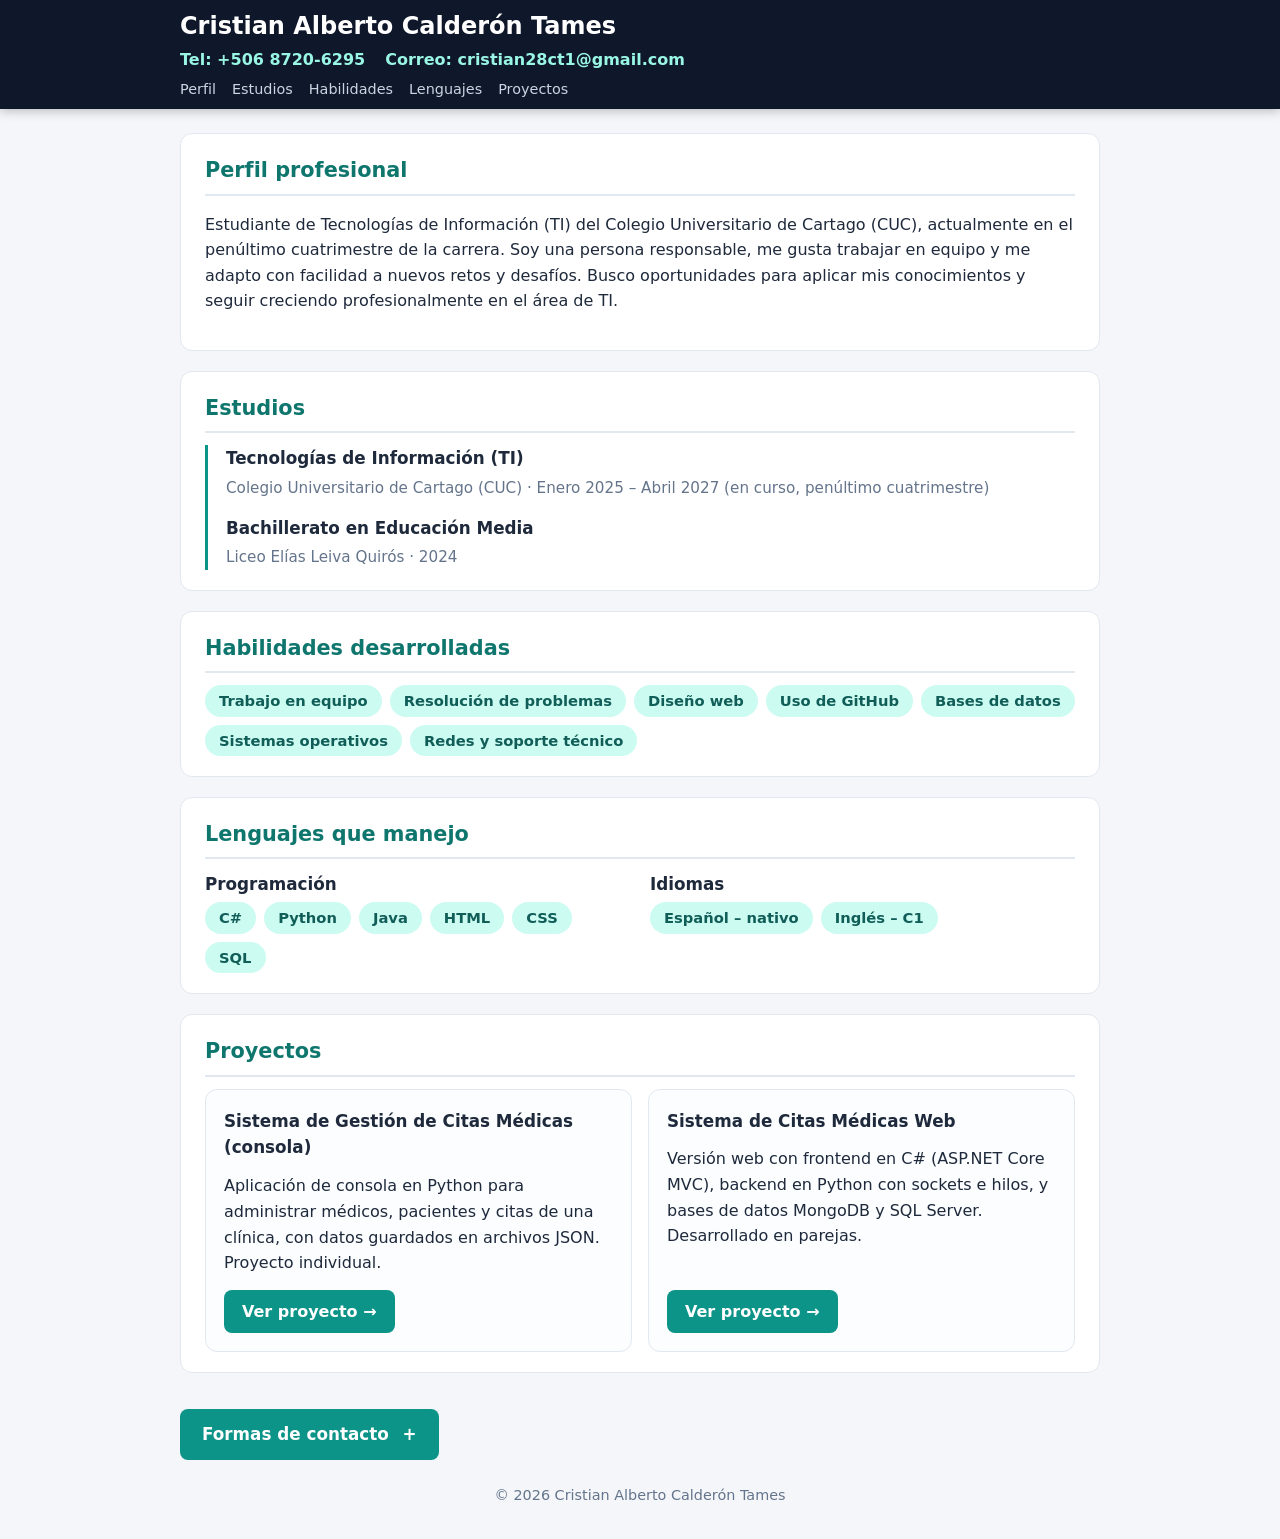
<file: index.html>
<!DOCTYPE html>
<html lang="es">
<head>
  <meta charset="UTF-8">
  <meta name="viewport" content="width=device-width, initial-scale=1.0">
  <title>CV | Cristian Alberto Calderón Tames</title>
  <meta name="description" content="Currículum profesional y proyectos de Cristian Alberto Calderón Tames, estudiante de Tecnologías de Información en el CUC">
  <link rel="stylesheet" href="css/estilos.css">
  <script src="js/contacto.js" defer></script>
</head>
<body>

  <!-- Datos siempre visibles: el encabezado es fi -->
  <header class="encabezado">
    <div class="encabezado__contenido">
      <h1 class="nombre">Cristian Alberto Calderón Tames</h1>
      <ul class="datos-fijos">
        <li><a href="tel:+50687206295">Tel: +506 8720-6295</a></li>
        <li><a href="mailto:cristian28ct1@gmail.com"> Correo: cristian28ct1@gmail.com</a></li>
      </ul>
    </div>
    <nav class="menu" aria-label="Secciones del CV">
      <a href="#perfil">Perfil</a>
      <a href="#estudios">Estudios</a>
      <a href="#habilidades">Habilidades</a>
      <a href="#lenguajes">Lenguajes</a>
      <a href="#proyectos">Proyectos</a>
    </nav>
  </header>

  <main class="pagina">

    <section id="perfil" class="seccion">
      <h2>Perfil profesional</h2>
      <p>
        Estudiante de Tecnologías de Información (TI) del Colegio Universitario de Cartago (CUC),
        actualmente en el penúltimo cuatrimestre de la carrera. Soy una persona responsable, me gusta
        trabajar en equipo y me adapto con facilidad a nuevos retos y desafíos. Busco oportunidades
        para aplicar mis conocimientos y seguir creciendo profesionalmente en el área de TI.
      </p>
    </section>

    <section id="estudios" class="seccion">
      <h2>Estudios</h2>
      <ul class="linea-tiempo">
        <li>
          <h3>Tecnologías de Información (TI)</h3>
          <p class="meta">Colegio Universitario de Cartago (CUC) · Enero 2025 – Abril 2027 (en curso, penúltimo cuatrimestre)</p>
        </li>
        <li>
          <h3>Bachillerato en Educación Media</h3>
          <p class="meta">Liceo Elías Leiva Quirós · 2024</p>
        </li>
      </ul>
    </section>

    <section id="habilidades" class="seccion">
      <h2>Habilidades desarrolladas</h2>
      <ul class="chips">
        <li>Trabajo en equipo</li>
        <li>Resolución de problemas</li>
        <li>Diseño web</li>
        <li>Uso de GitHub</li>
        <li>Bases de datos</li>
        <li>Sistemas operativos</li>
        <li>Redes y soporte técnico</li>
      </ul>
    </section>

    <section id="lenguajes" class="seccion">
      <h2>Lenguajes que manejo</h2>
      <div class="dos-columnas">
        <div>
          <h3>Programación</h3>
          <ul class="chips">
            <li>C#</li>
            <li>Python</li>
            <li>Java</li>
            <li>HTML</li>
            <li>CSS</li>
            <li>SQL</li>
          </ul>
        </div>
        <div>
          <h3>Idiomas</h3>
          <ul class="chips">
            <li>Español – nativo</li>
            <li>Inglés – C1</li>
          </ul>
        </div>
      </div>
    </section>

    <section id="proyectos" class="seccion">
      <h2>Proyectos</h2>
      <div class="tarjetas">
        <article class="tarjeta">
          <h3>Sistema de Gestión de Citas Médicas (consola)</h3>
          <p>Aplicación de consola en Python para administrar médicos, pacientes y citas de una clínica, con datos guardados en archivos JSON. Proyecto individual.</p>
          <a class="boton" href="proyecto1.html">Ver proyecto →</a>
        </article>
        <article class="tarjeta">
          <h3>Sistema de Citas Médicas Web</h3>
          <p>Versión web con frontend en C# (ASP.NET Core MVC), backend en Python con sockets e hilos, y bases de datos MongoDB y SQL Server. Desarrollado en parejas.</p>
          <a class="boton" href="proyecto2.html">Ver proyecto →</a>
        </article>
      </div>
    </section>

  </main>

  <footer class="pie">
    <button type="button" id="btn-contacto" class="boton boton--contacto"
            aria-expanded="false" aria-controls="panel-contacto">
      Formas de contacto <span class="icono" aria-hidden="true">+</span>
    </button>

    <div id="panel-contacto" class="panel-contacto" hidden>
      <ul>
        <li><strong>Correo:</strong> <a href="mailto:cristian28ct1@gmail.com">cristian28ct1@gmail.com</a></li>
        <li><strong>Teléfono:</strong> <a href="tel:+50687206295">8720-6295</a></li>
        <li><strong>LinkedIn:</strong> <a href="https://www.linkedin.com/in/cristian-alberto-calder%C3%B3n-tames-4993b939b/" target="_blank" rel="noopener">Cristian Alberto Calderón Tames</a></li>
        <li><strong>GitHub:</strong> <a href="https://github.com/ItsCris728" target="_blank" rel="noopener">github.com/ItsCris728</a></li>
      </ul>
    </div>

    <p class="derechos">© 2026 Cristian Alberto Calderón Tames</p>
  </footer>

</body>
</html>
</file>
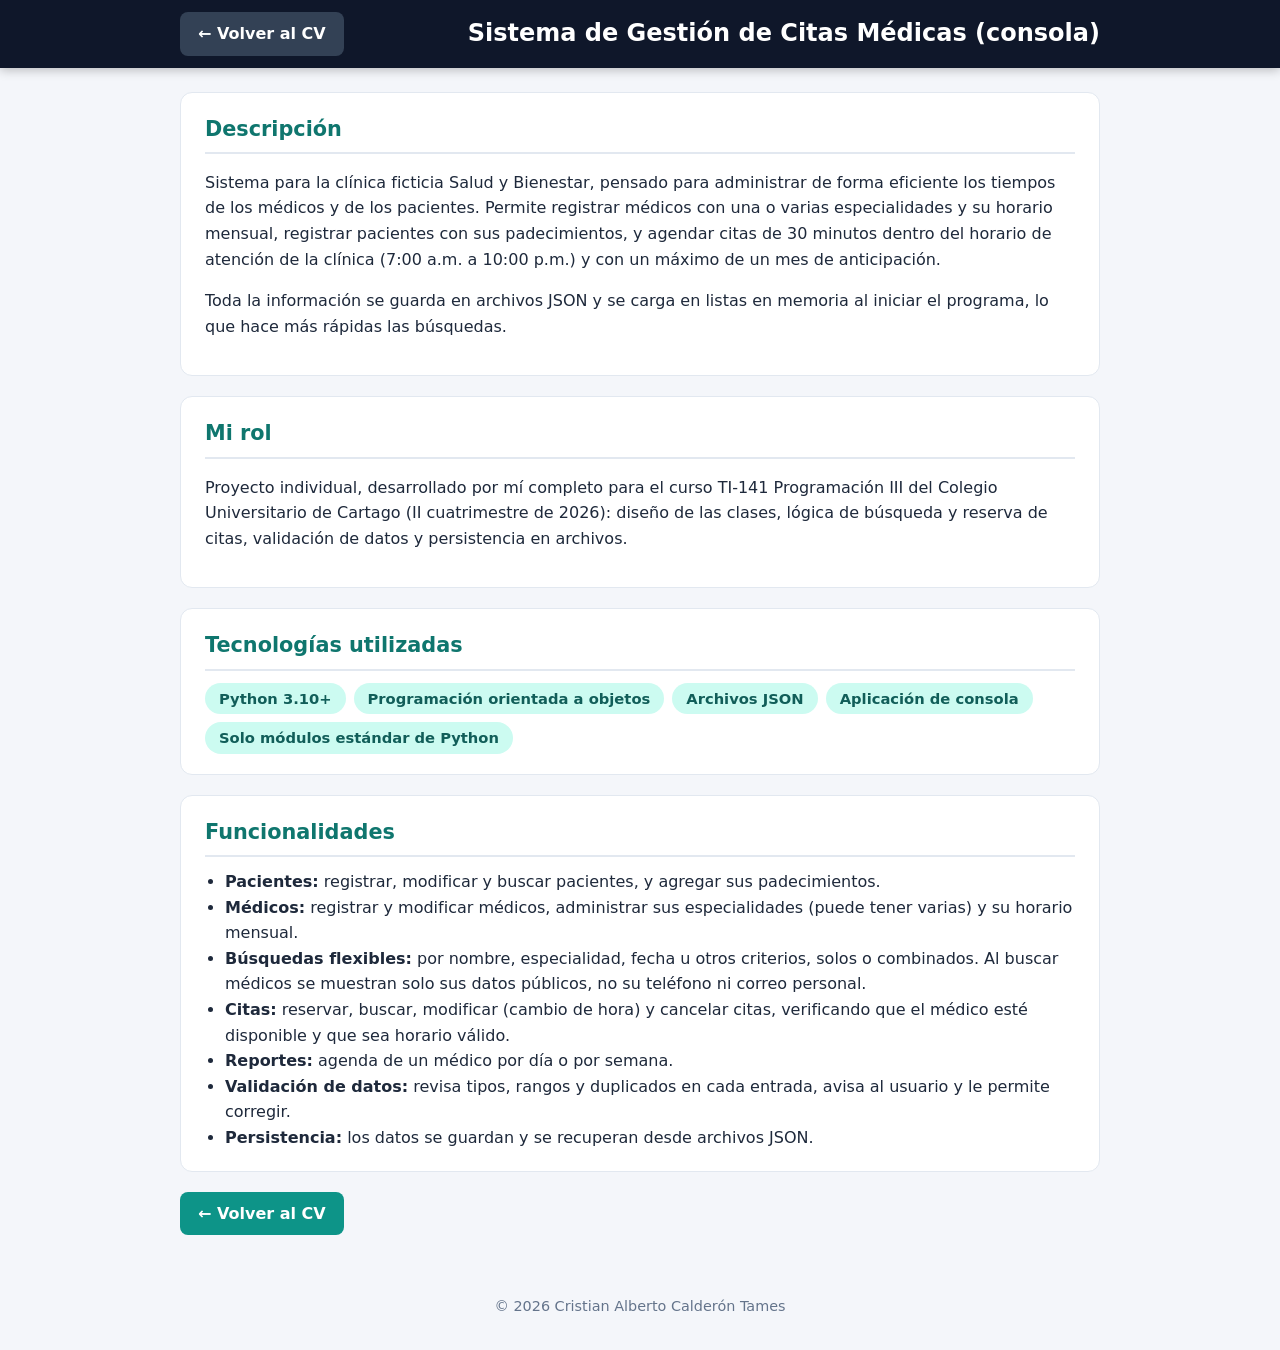
<file: proyecto1.html>
<!DOCTYPE html>
<html lang="es">
<head>
  <meta charset="UTF-8">
  <meta name="viewport" content="width=device-width, initial-scale=1.0">
  <title>Sistema de Gestión de Citas Médicas | Proyecto</title>
  <link rel="stylesheet" href="css/estilos.css">
</head>
<body>

  <header class="encabezado encabezado--proyecto">
    <div class="encabezado__contenido">
      <a class="boton boton--volver" href="index.html">← Volver al CV</a>
      <h1 class="nombre">Sistema de Gestión de Citas Médicas (consola)</h1>
    </div>
  </header>

  <main class="pagina">

    <section class="seccion">
      <h2>Descripción</h2>
      <p>
        Sistema para la clínica ficticia Salud y Bienestar, pensado para administrar de forma eficiente
        los tiempos de los médicos y de los pacientes. Permite registrar médicos con una o varias
        especialidades y su horario mensual, registrar pacientes con sus padecimientos, y agendar citas de
        30 minutos dentro del horario de atención de la clínica (7:00 a.m. a 10:00 p.m.) y con un máximo
        de un mes de anticipación.
      </p>
      <p>
        Toda la información se guarda en archivos JSON y se carga en listas en memoria al iniciar el
        programa, lo que hace más rápidas las búsquedas.
      </p>
    </section>

    <section class="seccion">
      <h2>Mi rol</h2>
      <p>
        Proyecto individual, desarrollado por mí completo para el curso TI-141 Programación III del
        Colegio Universitario de Cartago (II cuatrimestre de 2026): diseño de las clases, lógica de
        búsqueda y reserva de citas, validación de datos y persistencia en archivos.
      </p>
    </section>

    <section class="seccion">
      <h2>Tecnologías utilizadas</h2>
      <ul class="chips">
        <li>Python 3.10+</li>
        <li>Programación orientada a objetos</li>
        <li>Archivos JSON</li>
        <li>Aplicación de consola</li>
        <li>Solo módulos estándar de Python</li>
      </ul>
    </section>

    <section class="seccion">
      <h2>Funcionalidades</h2>
      <ul class="lista">
        <li><strong>Pacientes:</strong> registrar, modificar y buscar pacientes, y agregar sus padecimientos.</li>
        <li><strong>Médicos:</strong> registrar y modificar médicos, administrar sus especialidades (puede tener varias) y su horario mensual.</li>
        <li><strong>Búsquedas flexibles:</strong> por nombre, especialidad, fecha u otros criterios, solos o combinados. Al buscar médicos se muestran solo sus datos públicos, no su teléfono ni correo personal.</li>
        <li><strong>Citas:</strong> reservar, buscar, modificar (cambio de hora) y cancelar citas, verificando que el médico esté disponible y que sea horario válido.</li>
        <li><strong>Reportes:</strong> agenda de un médico por día o por semana.</li>
        <li><strong>Validación de datos:</strong> revisa tipos, rangos y duplicados en cada entrada, avisa al usuario y le permite corregir.</li>
        <li><strong>Persistencia:</strong> los datos se guardan y se recuperan desde archivos JSON.</li>
      </ul>
    </section>

    <p class="volver"><a class="boton" href="index.html">← Volver al CV</a></p>
  </main>

  <footer class="pie">
    <p class="derechos">© 2026 Cristian Alberto Calderón Tames</p>
  </footer>

</body>
</html>
</file>
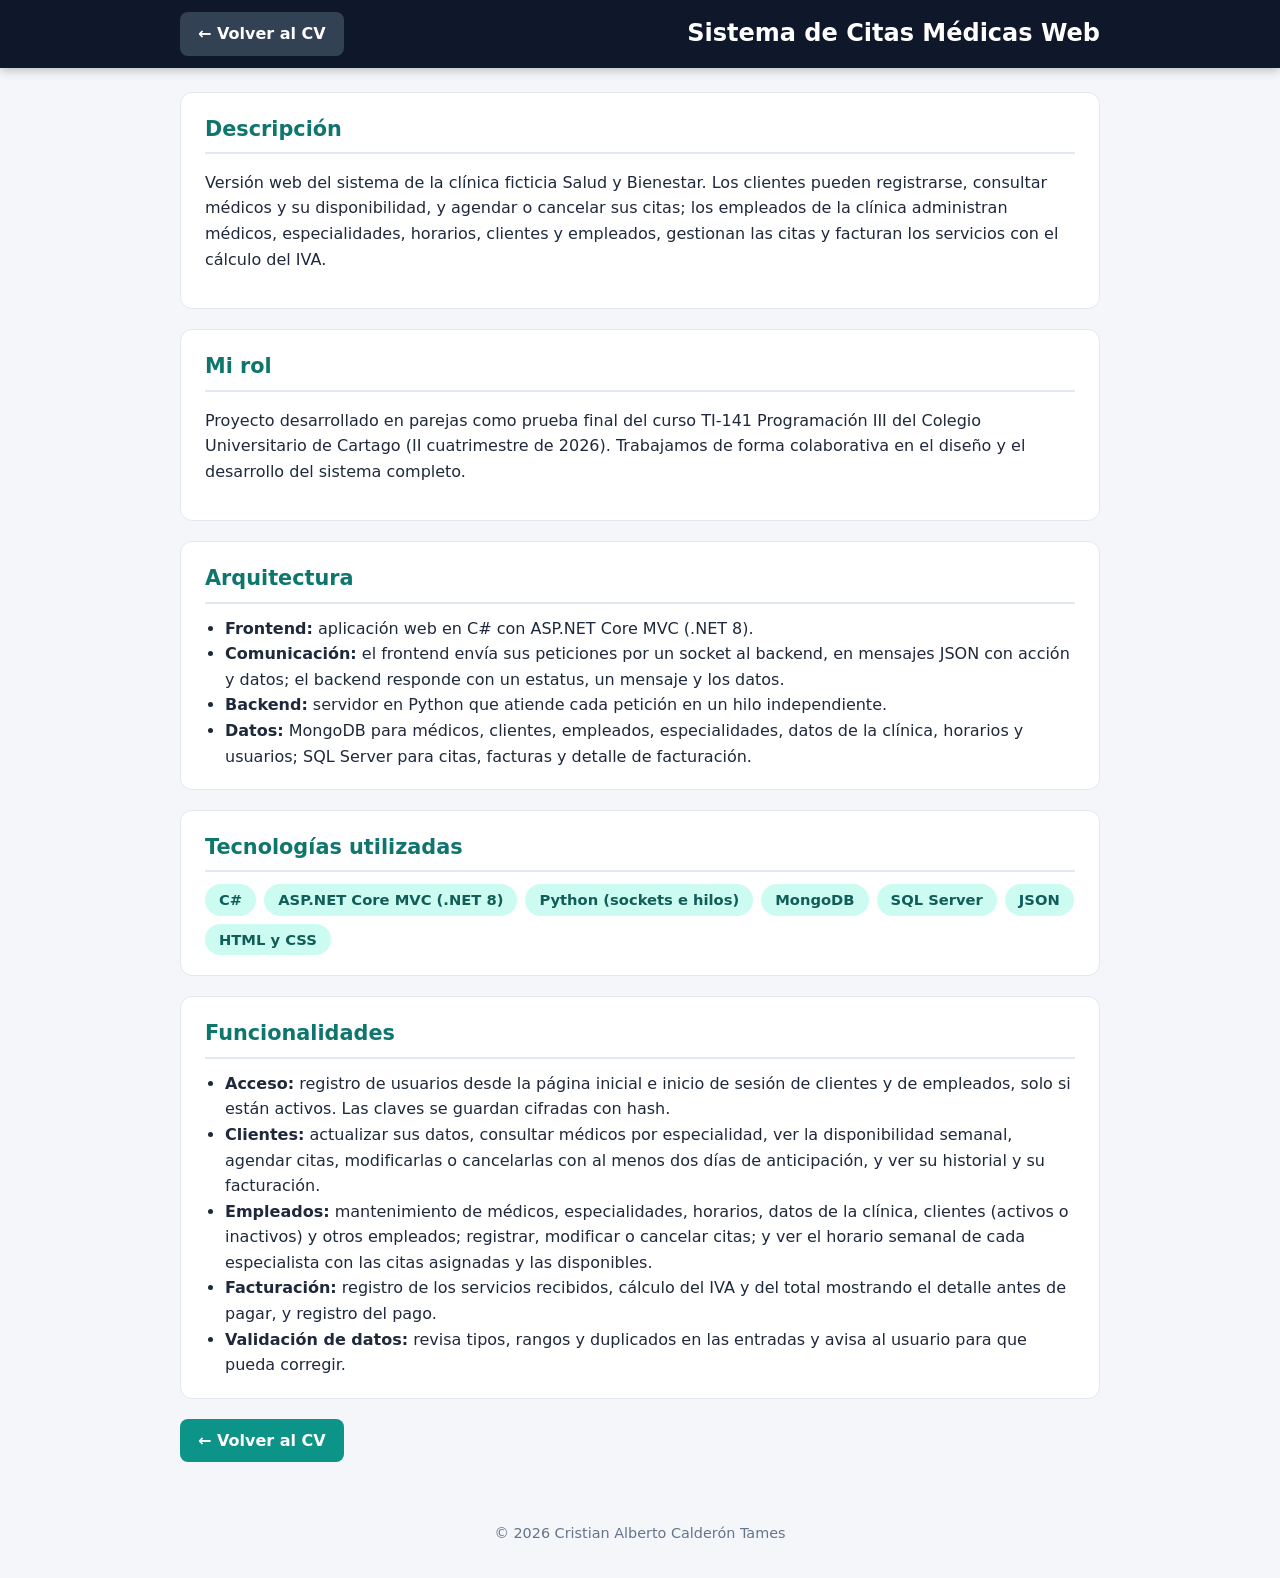
<file: proyecto2.html>
<!DOCTYPE html>
<html lang="es">
<head>
  <meta charset="UTF-8">
  <meta name="viewport" content="width=device-width, initial-scale=1.0">
  <title>Sistema de Citas Médicas Web | Proyecto</title>
  <link rel="stylesheet" href="css/estilos.css">
</head>
<body>

  <header class="encabezado encabezado--proyecto">
    <div class="encabezado__contenido">
      <a class="boton boton--volver" href="index.html">← Volver al CV</a>
      <h1 class="nombre">Sistema de Citas Médicas Web</h1>
    </div>
  </header>

  <main class="pagina">

    <section class="seccion">
      <h2>Descripción</h2>
      <p>
        Versión web del sistema de la clínica ficticia Salud y Bienestar. Los clientes pueden registrarse,
        consultar médicos y su disponibilidad, y agendar o cancelar sus citas; los empleados de la clínica
        administran médicos, especialidades, horarios, clientes y empleados, gestionan las citas y
        facturan los servicios con el cálculo del IVA.
      </p>
    </section>

    <section class="seccion">
      <h2>Mi rol</h2>
      <p>
        Proyecto desarrollado en parejas como prueba final del curso TI-141 Programación III del Colegio
        Universitario de Cartago (II cuatrimestre de 2026). Trabajamos de forma colaborativa en el diseño
        y el desarrollo del sistema completo.
      </p>
    </section>

    <section class="seccion">
      <h2>Arquitectura</h2>
      <ul class="lista">
        <li><strong>Frontend:</strong> aplicación web en C# con ASP.NET Core MVC (.NET 8).</li>
        <li><strong>Comunicación:</strong> el frontend envía sus peticiones por un socket al backend, en mensajes JSON con acción y datos; el backend responde con un estatus, un mensaje y los datos.</li>
        <li><strong>Backend:</strong> servidor en Python que atiende cada petición en un hilo independiente.</li>
        <li><strong>Datos:</strong> MongoDB para médicos, clientes, empleados, especialidades, datos de la clínica, horarios y usuarios; SQL Server para citas, facturas y detalle de facturación.</li>
      </ul>
    </section>

    <section class="seccion">
      <h2>Tecnologías utilizadas</h2>
      <ul class="chips">
        <li>C#</li>
        <li>ASP.NET Core MVC (.NET 8)</li>
        <li>Python (sockets e hilos)</li>
        <li>MongoDB</li>
        <li>SQL Server</li>
        <li>JSON</li>
        <li>HTML y CSS</li>
      </ul>
    </section>

    <section class="seccion">
      <h2>Funcionalidades</h2>
      <ul class="lista">
        <li><strong>Acceso:</strong> registro de usuarios desde la página inicial e inicio de sesión de clientes y de empleados, solo si están activos. Las claves se guardan cifradas con hash.</li>
        <li><strong>Clientes:</strong> actualizar sus datos, consultar médicos por especialidad, ver la disponibilidad semanal, agendar citas, modificarlas o cancelarlas con al menos dos días de anticipación, y ver su historial y su facturación.</li>
        <li><strong>Empleados:</strong> mantenimiento de médicos, especialidades, horarios, datos de la clínica, clientes (activos o inactivos) y otros empleados; registrar, modificar o cancelar citas; y ver el horario semanal de cada especialista con las citas asignadas y las disponibles.</li>
        <li><strong>Facturación:</strong> registro de los servicios recibidos, cálculo del IVA y del total mostrando el detalle antes de pagar, y registro del pago.</li>
        <li><strong>Validación de datos:</strong> revisa tipos, rangos y duplicados en las entradas y avisa al usuario para que pueda corregir.</li>
      </ul>
    </section>

    <p class="volver"><a class="boton" href="index.html">← Volver al CV</a></p>
  </main>

  <footer class="pie">
    <p class="derechos">© 2026 Cristian Alberto Calderón Tames</p>
  </footer>

</body>
</html>
</file>
<file: css/estilos.css>
/* Variables */
:root {
  --fondo: #f4f6fa;
  --texto: #1e293b;
  --texto-suave: #64748b;
  --oscuro: #0f172a;
  --acento: #0d9488;
  --acento-oscuro: #0f766e;
  --tarjeta: #ffffff;
  --borde: #e2e8f0;
  --radio: 12px;
  --altura-encabezado: 112px;
}

* { box-sizing: border-box; }

html {
  scroll-behavior: smooth;
  scroll-padding-top: calc(var(--altura-encabezado) + 12px);
}

body {
  margin: 0;
  font-family: system-ui, -apple-system, "Segoe UI", Roboto, Arial, sans-serif;
  line-height: 1.6;
  color: var(--texto);
  background: var(--fondo);
}

a { color: var(--acento-oscuro); }

/* Encabezado fijo: siempre visible */
.encabezado {
  position: sticky;
  top: 0;
  z-index: 10;
  background: var(--oscuro);
  color: #fff;
  box-shadow: 0 2px 10px rgba(0, 0, 0, .25);
}

.encabezado__contenido {
  max-width: 960px;
  margin: 0 auto;
  padding: 12px 20px 6px;
  display: flex;
  flex-wrap: wrap;
  align-items: center;
  justify-content: space-between;
  gap: 6px 24px;
}

.nombre {
  margin: 0;
  font-size: 1.5rem;
  line-height: 1.2;
}

.datos-fijos {
  list-style: none;
  margin: 0;
  padding: 0;
  display: flex;
  flex-wrap: wrap;
  gap: 4px 20px;
}

.datos-fijos a {
  color: #99f6e4;
  text-decoration: none;
  font-weight: 600;
}

.datos-fijos a:hover { text-decoration: underline; }

.menu {
  max-width: 960px;
  margin: 0 auto;
  padding: 0 20px 8px;
  display: flex;
  flex-wrap: wrap;
  gap: 4px 16px;
}

.menu a {
  color: #cbd5e1;
  text-decoration: none;
  font-size: .9rem;
}

.menu a:hover { color: #fff; }

.encabezado--proyecto .encabezado__contenido { padding-bottom: 12px; }

/* Contenido */
.pagina {
  max-width: 960px;
  margin: 0 auto;
  padding: 24px 20px 8px;
}

.seccion {
  background: var(--tarjeta);
  border: 1px solid var(--borde);
  border-radius: var(--radio);
  padding: 20px 24px;
  margin-bottom: 20px;
}

.seccion h2 {
  margin: 0 0 12px;
  font-size: 1.3rem;
  color: var(--acento-oscuro);
  border-bottom: 2px solid var(--borde);
  padding-bottom: 6px;
}

.seccion h3 { margin: 0 0 4px; font-size: 1.05rem; }

.meta { margin: 0; color: var(--texto-suave); font-size: .95rem; }

.lista { margin: 0; padding-left: 20px; }

.linea-tiempo {
  list-style: none;
  margin: 0;
  padding: 0 0 0 18px;
  border-left: 3px solid var(--acento);
}

.linea-tiempo li { margin-bottom: 14px; }
.linea-tiempo li:last-child { margin-bottom: 0; }

.chips {
  list-style: none;
  margin: 0;
  padding: 0;
  display: flex;
  flex-wrap: wrap;
  gap: 8px;
}

.chips li {
  background: #ccfbf1;
  color: #115e59;
  border-radius: 999px;
  padding: 4px 14px;
  font-size: .92rem;
  font-weight: 600;
}

.dos-columnas {
  display: grid;
  grid-template-columns: 1fr 1fr;
  gap: 20px;
}

/* Tarjetas de proyectos */
.tarjetas {
  display: grid;
  grid-template-columns: repeat(auto-fit, minmax(260px, 1fr));
  gap: 16px;
}

.tarjeta {
  border: 1px solid var(--borde);
  border-radius: var(--radio);
  padding: 18px;
  display: flex;
  flex-direction: column;
  gap: 8px;
  background: #fbfdff;
}

.tarjeta p { margin: 0 0 6px; flex: 1; }

/* Botones */
.boton {
  display: inline-block;
  align-self: flex-start;
  background: var(--acento);
  color: #fff;
  border: 0;
  border-radius: 8px;
  padding: 9px 18px;
  font: inherit;
  font-weight: 600;
  text-decoration: none;
  cursor: pointer;
  transition: background .15s;
}

.boton:hover, .boton:focus-visible { background: var(--acento-oscuro); }

.boton--volver { background: #334155; }
.boton--volver:hover, .boton--volver:focus-visible { background: #475569; }

.volver { margin: 0 0 20px; }

/* Capturas */
.captura {
  display: block;
  max-width: 100%;
  border-radius: var(--radio);
  border: 1px solid var(--borde);
}

.captura--vacia {
  padding: 48px 16px;
  text-align: center;
  color: var(--texto-suave);
  background: #f1f5f9;
  border-style: dashed;
}

/* Pie y contacto */
.pie {
  max-width: 960px;
  margin: 0 auto;
  padding: 8px 20px 32px;
}

.boton--contacto { font-size: 1.05rem; padding: 12px 22px; }
.boton--contacto .icono { margin-left: 8px; font-weight: 700; }

.panel-contacto {
  margin-top: 12px;
  background: var(--tarjeta);
  border: 1px solid var(--borde);
  border-left: 5px solid var(--acento);
  border-radius: var(--radio);
  padding: 14px 22px;
}

.panel-contacto[hidden] { display: none; }

.panel-contacto ul { list-style: none; margin: 0; padding: 0; }
.panel-contacto li { padding: 6px 0; }

.derechos {
  margin: 24px 0 0;
  text-align: center;
  color: var(--texto-suave);
  font-size: .9rem;
}

@media (max-width: 640px) {
  :root { --altura-encabezado: 150px; }
  .nombre { font-size: 1.25rem; }
  .dos-columnas { grid-template-columns: 1fr; }
  .seccion { padding: 16px; }
}

@media (prefers-reduced-motion: reduce) {
  html { scroll-behavior: auto; }
}

@media print {
  .encabezado { position: static; box-shadow: none; }
  .boton, .menu { display: none; }
  .panel-contacto[hidden] { display: block; }
}
</file>
